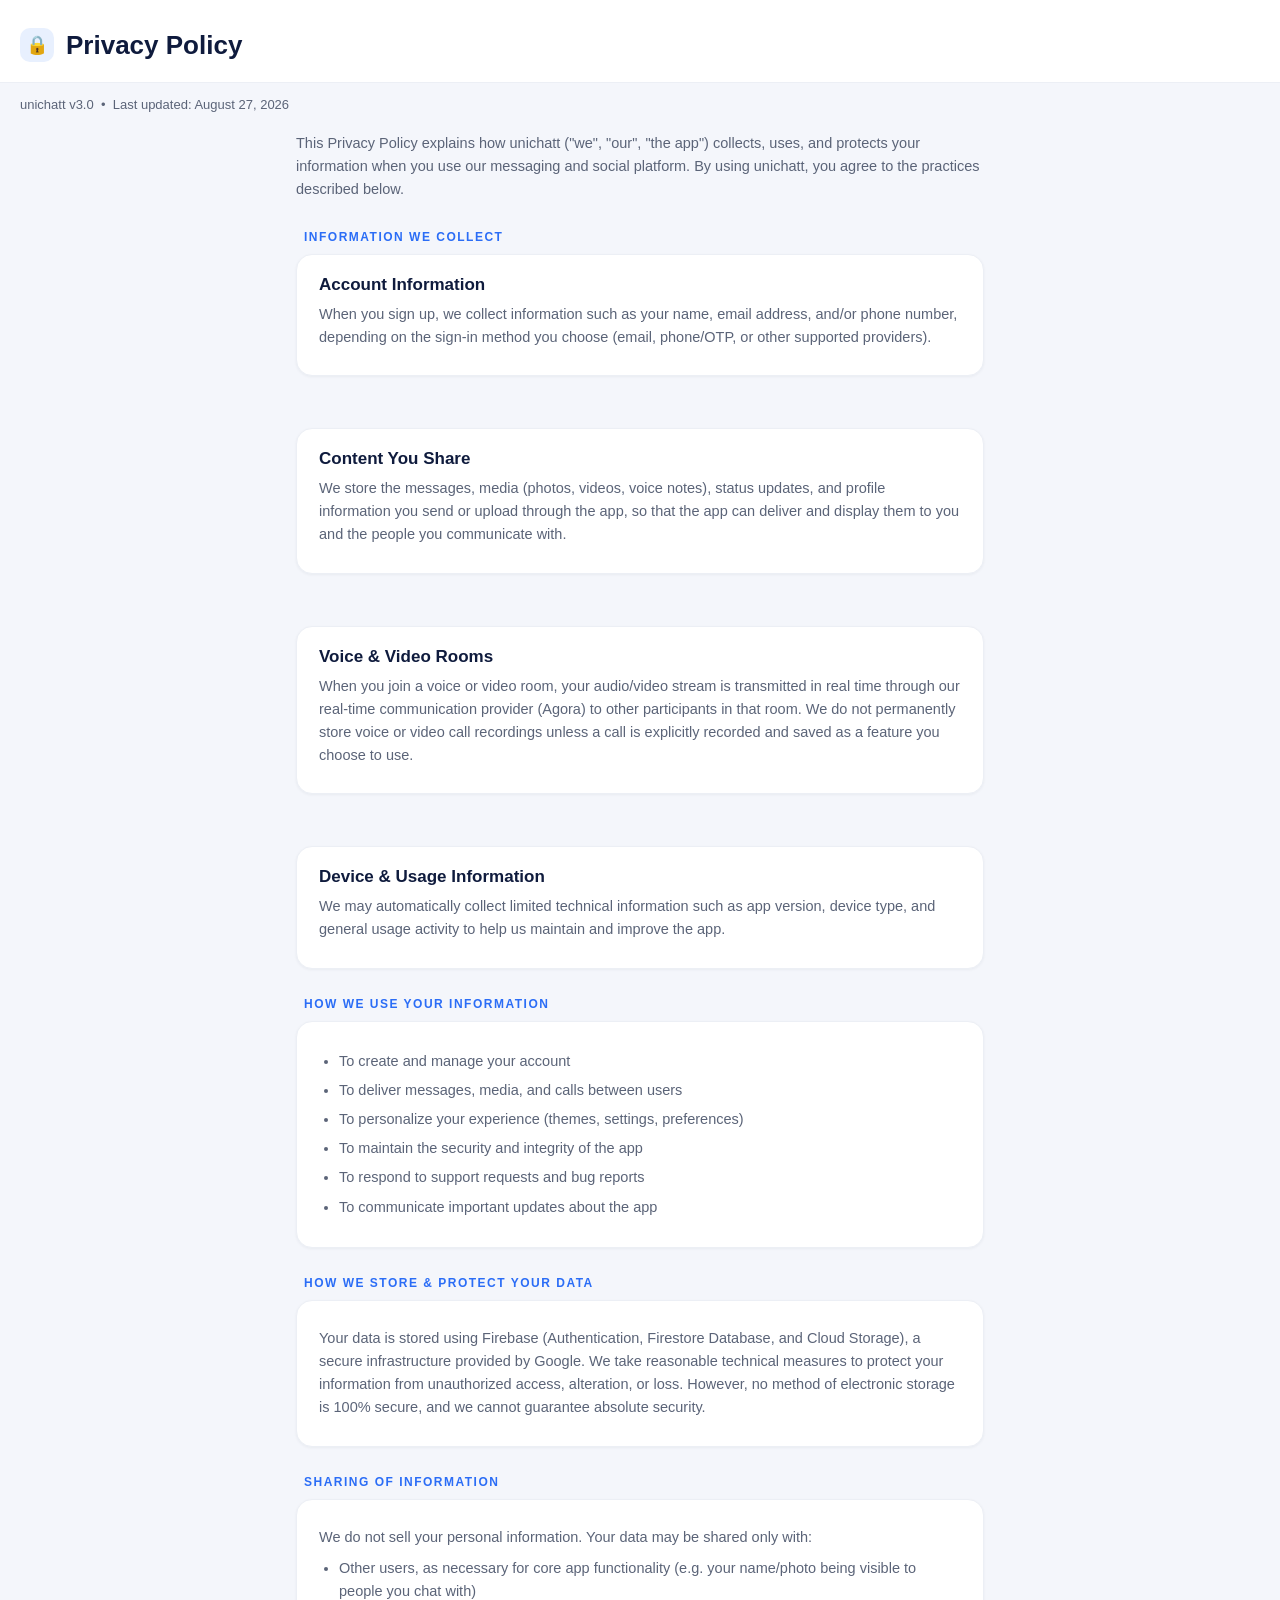
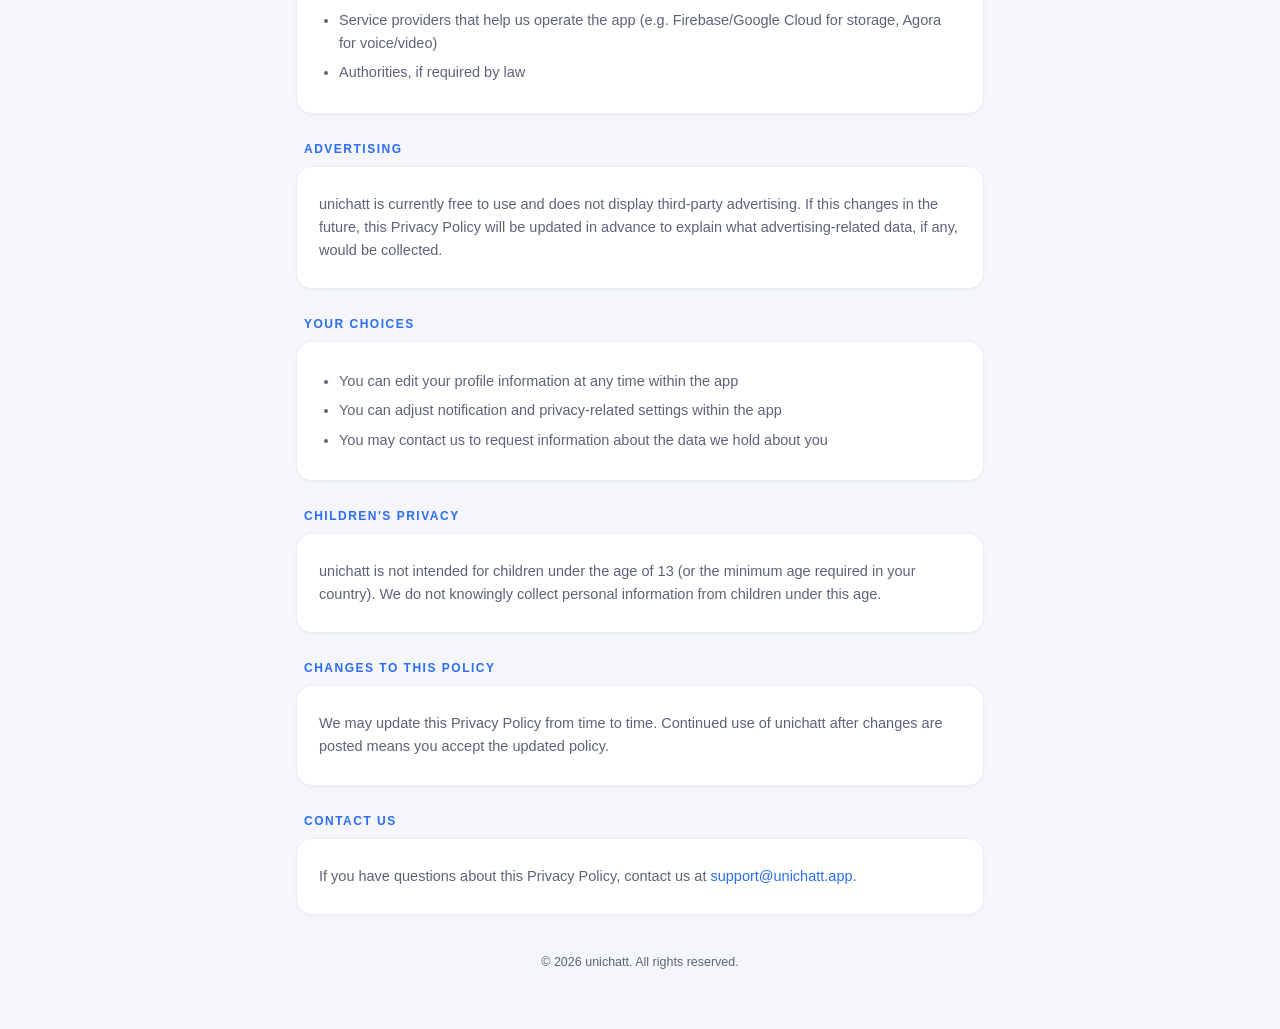
<file: privacy.html>
<!DOCTYPE html>
<html lang="en">
<head>
<meta charset="UTF-8">
<meta name="viewport" content="width=device-width, initial-scale=1.0">
<title>Privacy Policy - unichatt</title>
<style>
  :root {
    --blue: #2b6df6;
    --blue-light: #e8f0fe;
    --bg: #f4f6fb;
    --card: #ffffff;
    --text-dark: #0f1b3d;
    --text-gray: #5b6478;
    --border: #eceff5;
  }
  * { box-sizing: border-box; }
  body {
    margin: 0;
    font-family: -apple-system, BlinkMacSystemFont, "Segoe UI", Roboto, sans-serif;
    background: var(--bg);
    color: var(--text-dark);
    padding-bottom: 60px;
  }
  header {
    background: #fff;
    padding: 28px 20px 20px;
    display: flex;
    align-items: center;
    gap: 12px;
    border-bottom: 1px solid var(--border);
  }
  header .icon {
    width: 34px;
    height: 34px;
    background: var(--blue-light);
    border-radius: 10px;
    display: flex;
    align-items: center;
    justify-content: center;
    font-size: 18px;
  }
  header h1 {
    font-size: 26px;
    margin: 0;
    font-weight: 800;
    color: var(--text-dark);
  }
  .meta {
    padding: 14px 20px 0;
    color: var(--text-gray);
    font-size: 13px;
  }
  .container {
    max-width: 720px;
    margin: 0 auto;
    padding: 0 16px;
  }
  .section-label {
    color: var(--blue);
    font-weight: 700;
    font-size: 12px;
    letter-spacing: 1.5px;
    text-transform: uppercase;
    margin: 28px 8px 10px;
  }
  .card {
    background: var(--card);
    border-radius: 16px;
    padding: 20px 22px;
    box-shadow: 0 1px 3px rgba(20,30,60,0.05);
    border: 1px solid var(--border);
  }
  .card h2 {
    font-size: 17px;
    margin: 0 0 8px;
    color: var(--text-dark);
  }
  .card p, .card li {
    font-size: 14.5px;
    line-height: 1.6;
    color: var(--text-gray);
    margin: 6px 0;
  }
  .card ul {
    margin: 8px 0;
    padding-left: 20px;
  }
  a { color: var(--blue); text-decoration: none; }
  .footer-note {
    text-align: center;
    color: var(--text-gray);
    font-size: 12.5px;
    margin-top: 40px;
    padding: 0 20px;
  }
</style>
</head>
<body>

<header>
  <div class="icon">🔒</div>
  <h1>Privacy Policy</h1>
</header>
<div class="meta">unichatt v3.0 &nbsp;•&nbsp; Last updated: August 27, 2026</div>

<div class="container">

  <p style="margin-top:20px; color:var(--text-gray); font-size:14.5px; line-height:1.6;">
    This Privacy Policy explains how unichatt ("we", "our", "the app") collects, uses, and protects your information when you use our messaging and social platform. By using unichatt, you agree to the practices described below.
  </p>

  <div class="section-label">Information We Collect</div>
  <div class="card">
    <h2>Account Information</h2>
    <p>When you sign up, we collect information such as your name, email address, and/or phone number, depending on the sign-in method you choose (email, phone/OTP, or other supported providers).</p>
  </div>

  <div class="section-label">&nbsp;</div>
  <div class="card">
    <h2>Content You Share</h2>
    <p>We store the messages, media (photos, videos, voice notes), status updates, and profile information you send or upload through the app, so that the app can deliver and display them to you and the people you communicate with.</p>
  </div>

  <div class="section-label">&nbsp;</div>
  <div class="card">
    <h2>Voice & Video Rooms</h2>
    <p>When you join a voice or video room, your audio/video stream is transmitted in real time through our real-time communication provider (Agora) to other participants in that room. We do not permanently store voice or video call recordings unless a call is explicitly recorded and saved as a feature you choose to use.</p>
  </div>

  <div class="section-label">&nbsp;</div>
  <div class="card">
    <h2>Device & Usage Information</h2>
    <p>We may automatically collect limited technical information such as app version, device type, and general usage activity to help us maintain and improve the app.</p>
  </div>

  <div class="section-label">How We Use Your Information</div>
  <div class="card">
    <ul>
      <li>To create and manage your account</li>
      <li>To deliver messages, media, and calls between users</li>
      <li>To personalize your experience (themes, settings, preferences)</li>
      <li>To maintain the security and integrity of the app</li>
      <li>To respond to support requests and bug reports</li>
      <li>To communicate important updates about the app</li>
    </ul>
  </div>

  <div class="section-label">How We Store & Protect Your Data</div>
  <div class="card">
    <p>Your data is stored using Firebase (Authentication, Firestore Database, and Cloud Storage), a secure infrastructure provided by Google. We take reasonable technical measures to protect your information from unauthorized access, alteration, or loss. However, no method of electronic storage is 100% secure, and we cannot guarantee absolute security.</p>
  </div>

  <div class="section-label">Sharing of Information</div>
  <div class="card">
    <p>We do not sell your personal information. Your data may be shared only with:</p>
    <ul>
      <li>Other users, as necessary for core app functionality (e.g. your name/photo being visible to people you chat with)</li>
      <li>Service providers that help us operate the app (e.g. Firebase/Google Cloud for storage, Agora for voice/video)</li>
      <li>Authorities, if required by law</li>
    </ul>
  </div>

  <div class="section-label">Advertising</div>
  <div class="card">
    <p>unichatt is currently free to use and does not display third-party advertising. If this changes in the future, this Privacy Policy will be updated in advance to explain what advertising-related data, if any, would be collected.</p>
  </div>

  <div class="section-label">Your Choices</div>
  <div class="card">
    <ul>
      <li>You can edit your profile information at any time within the app</li>
      <li>You can adjust notification and privacy-related settings within the app</li>
      <li>You may contact us to request information about the data we hold about you</li>
    </ul>
  </div>

  <div class="section-label">Children's Privacy</div>
  <div class="card">
    <p>unichatt is not intended for children under the age of 13 (or the minimum age required in your country). We do not knowingly collect personal information from children under this age.</p>
  </div>

  <div class="section-label">Changes to This Policy</div>
  <div class="card">
    <p>We may update this Privacy Policy from time to time. Continued use of unichatt after changes are posted means you accept the updated policy.</p>
  </div>

  <div class="section-label">Contact Us</div>
  <div class="card">
    <p>If you have questions about this Privacy Policy, contact us at <a href="mailto:support@unichatt.app">support@unichatt.app</a>.</p>
  </div>

  <div class="footer-note">
    © 2026 unichatt. All rights reserved.
  </div>

</div>
</body>
</html>
</file>
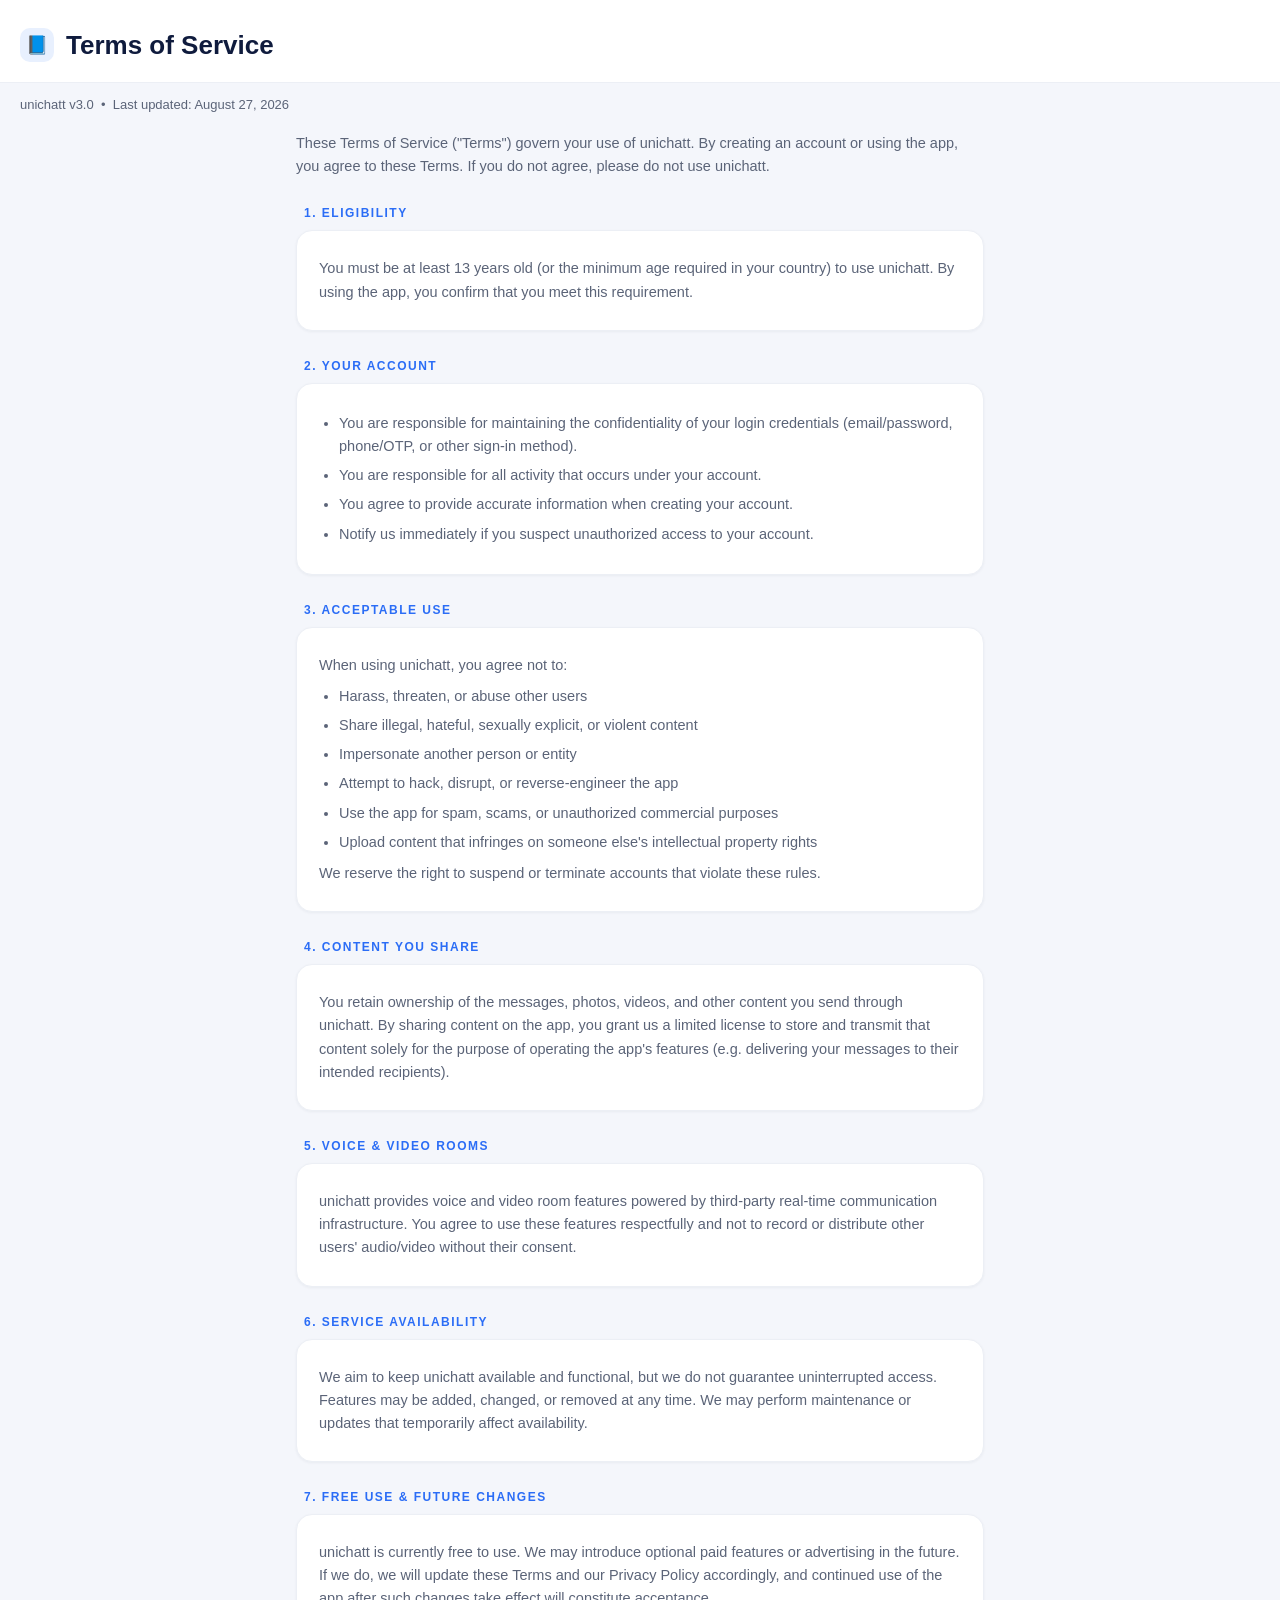
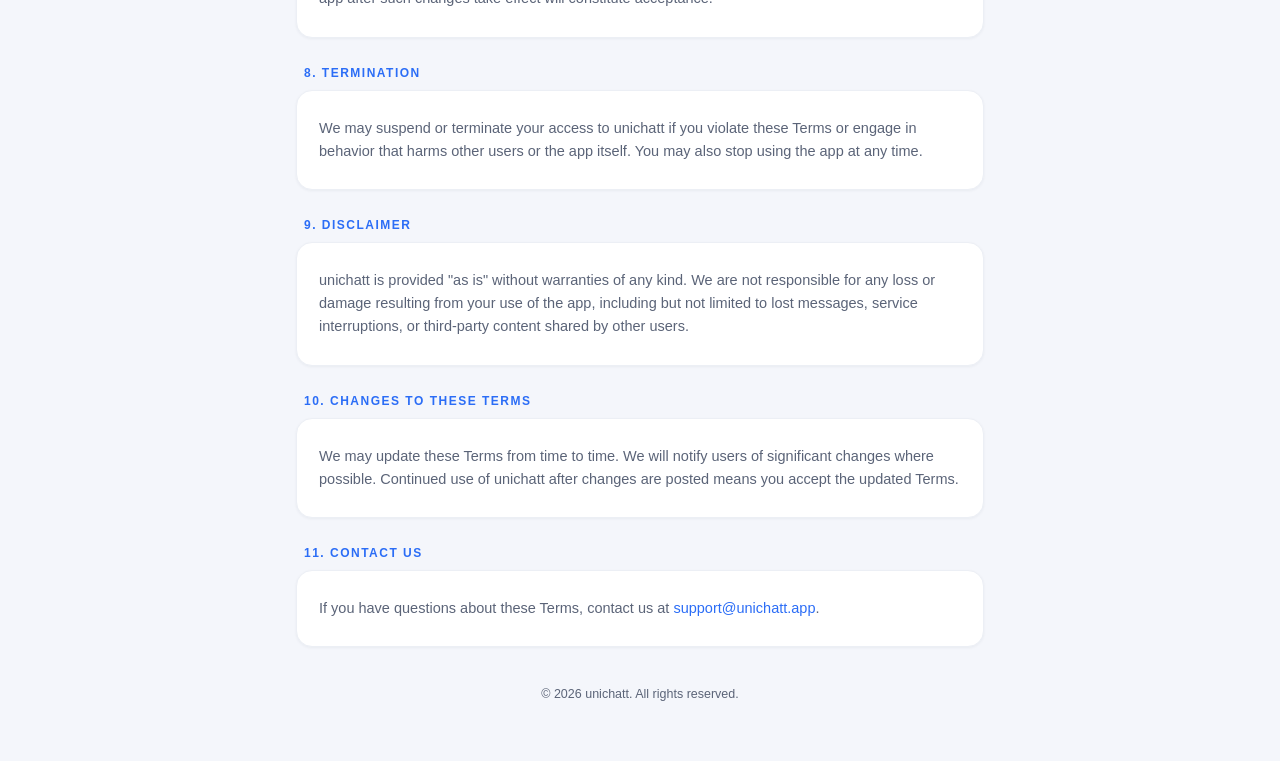
<file: terms.html>
<!DOCTYPE html>
<html lang="en">
<head>
<meta charset="UTF-8">
<meta name="viewport" content="width=device-width, initial-scale=1.0">
<title>Terms of Service - unichatt</title>
<style>
  :root {
    --blue: #2b6df6;
    --blue-light: #e8f0fe;
    --bg: #f4f6fb;
    --card: #ffffff;
    --text-dark: #0f1b3d;
    --text-gray: #5b6478;
    --border: #eceff5;
  }
  * { box-sizing: border-box; }
  body {
    margin: 0;
    font-family: -apple-system, BlinkMacSystemFont, "Segoe UI", Roboto, sans-serif;
    background: var(--bg);
    color: var(--text-dark);
    padding-bottom: 60px;
  }
  header {
    background: #fff;
    padding: 28px 20px 20px;
    display: flex;
    align-items: center;
    gap: 12px;
    border-bottom: 1px solid var(--border);
  }
  header .icon {
    width: 34px;
    height: 34px;
    background: var(--blue-light);
    border-radius: 10px;
    display: flex;
    align-items: center;
    justify-content: center;
    font-size: 18px;
  }
  header h1 {
    font-size: 26px;
    margin: 0;
    font-weight: 800;
    color: var(--text-dark);
  }
  .meta {
    padding: 14px 20px 0;
    color: var(--text-gray);
    font-size: 13px;
  }
  .container {
    max-width: 720px;
    margin: 0 auto;
    padding: 0 16px;
  }
  .section-label {
    color: var(--blue);
    font-weight: 700;
    font-size: 12px;
    letter-spacing: 1.5px;
    text-transform: uppercase;
    margin: 28px 8px 10px;
  }
  .card {
    background: var(--card);
    border-radius: 16px;
    padding: 20px 22px;
    box-shadow: 0 1px 3px rgba(20,30,60,0.05);
    border: 1px solid var(--border);
  }
  .card h2 {
    font-size: 17px;
    margin: 0 0 8px;
    color: var(--text-dark);
  }
  .card p, .card li {
    font-size: 14.5px;
    line-height: 1.6;
    color: var(--text-gray);
    margin: 6px 0;
  }
  .card ul {
    margin: 8px 0;
    padding-left: 20px;
  }
  a { color: var(--blue); text-decoration: none; }
  .footer-note {
    text-align: center;
    color: var(--text-gray);
    font-size: 12.5px;
    margin-top: 40px;
    padding: 0 20px;
  }
</style>
</head>
<body>

<header>
  <div class="icon">📘</div>
  <h1>Terms of Service</h1>
</header>
<div class="meta">unichatt v3.0 &nbsp;•&nbsp; Last updated: August 27, 2026</div>

<div class="container">

  <p style="margin-top:20px; color:var(--text-gray); font-size:14.5px; line-height:1.6;">
    These Terms of Service ("Terms") govern your use of unichatt. By creating an account or using the app, you agree to these Terms. If you do not agree, please do not use unichatt.
  </p>

  <div class="section-label">1. Eligibility</div>
  <div class="card">
    <p>You must be at least 13 years old (or the minimum age required in your country) to use unichatt. By using the app, you confirm that you meet this requirement.</p>
  </div>

  <div class="section-label">2. Your Account</div>
  <div class="card">
    <ul>
      <li>You are responsible for maintaining the confidentiality of your login credentials (email/password, phone/OTP, or other sign-in method).</li>
      <li>You are responsible for all activity that occurs under your account.</li>
      <li>You agree to provide accurate information when creating your account.</li>
      <li>Notify us immediately if you suspect unauthorized access to your account.</li>
    </ul>
  </div>

  <div class="section-label">3. Acceptable Use</div>
  <div class="card">
    <p>When using unichatt, you agree not to:</p>
    <ul>
      <li>Harass, threaten, or abuse other users</li>
      <li>Share illegal, hateful, sexually explicit, or violent content</li>
      <li>Impersonate another person or entity</li>
      <li>Attempt to hack, disrupt, or reverse-engineer the app</li>
      <li>Use the app for spam, scams, or unauthorized commercial purposes</li>
      <li>Upload content that infringes on someone else's intellectual property rights</li>
    </ul>
    <p>We reserve the right to suspend or terminate accounts that violate these rules.</p>
  </div>

  <div class="section-label">4. Content You Share</div>
  <div class="card">
    <p>You retain ownership of the messages, photos, videos, and other content you send through unichatt. By sharing content on the app, you grant us a limited license to store and transmit that content solely for the purpose of operating the app's features (e.g. delivering your messages to their intended recipients).</p>
  </div>

  <div class="section-label">5. Voice & Video Rooms</div>
  <div class="card">
    <p>unichatt provides voice and video room features powered by third-party real-time communication infrastructure. You agree to use these features respectfully and not to record or distribute other users' audio/video without their consent.</p>
  </div>

  <div class="section-label">6. Service Availability</div>
  <div class="card">
    <p>We aim to keep unichatt available and functional, but we do not guarantee uninterrupted access. Features may be added, changed, or removed at any time. We may perform maintenance or updates that temporarily affect availability.</p>
  </div>

  <div class="section-label">7. Free Use & Future Changes</div>
  <div class="card">
    <p>unichatt is currently free to use. We may introduce optional paid features or advertising in the future. If we do, we will update these Terms and our Privacy Policy accordingly, and continued use of the app after such changes take effect will constitute acceptance.</p>
  </div>

  <div class="section-label">8. Termination</div>
  <div class="card">
    <p>We may suspend or terminate your access to unichatt if you violate these Terms or engage in behavior that harms other users or the app itself. You may also stop using the app at any time.</p>
  </div>

  <div class="section-label">9. Disclaimer</div>
  <div class="card">
    <p>unichatt is provided "as is" without warranties of any kind. We are not responsible for any loss or damage resulting from your use of the app, including but not limited to lost messages, service interruptions, or third-party content shared by other users.</p>
  </div>

  <div class="section-label">10. Changes to These Terms</div>
  <div class="card">
    <p>We may update these Terms from time to time. We will notify users of significant changes where possible. Continued use of unichatt after changes are posted means you accept the updated Terms.</p>
  </div>

  <div class="section-label">11. Contact Us</div>
  <div class="card">
    <p>If you have questions about these Terms, contact us at <a href="mailto:support@unichatt.app">support@unichatt.app</a>.</p>
  </div>

  <div class="footer-note">
    © 2026 unichatt. All rights reserved.
  </div>

</div>
</body>
</html>
</file>
